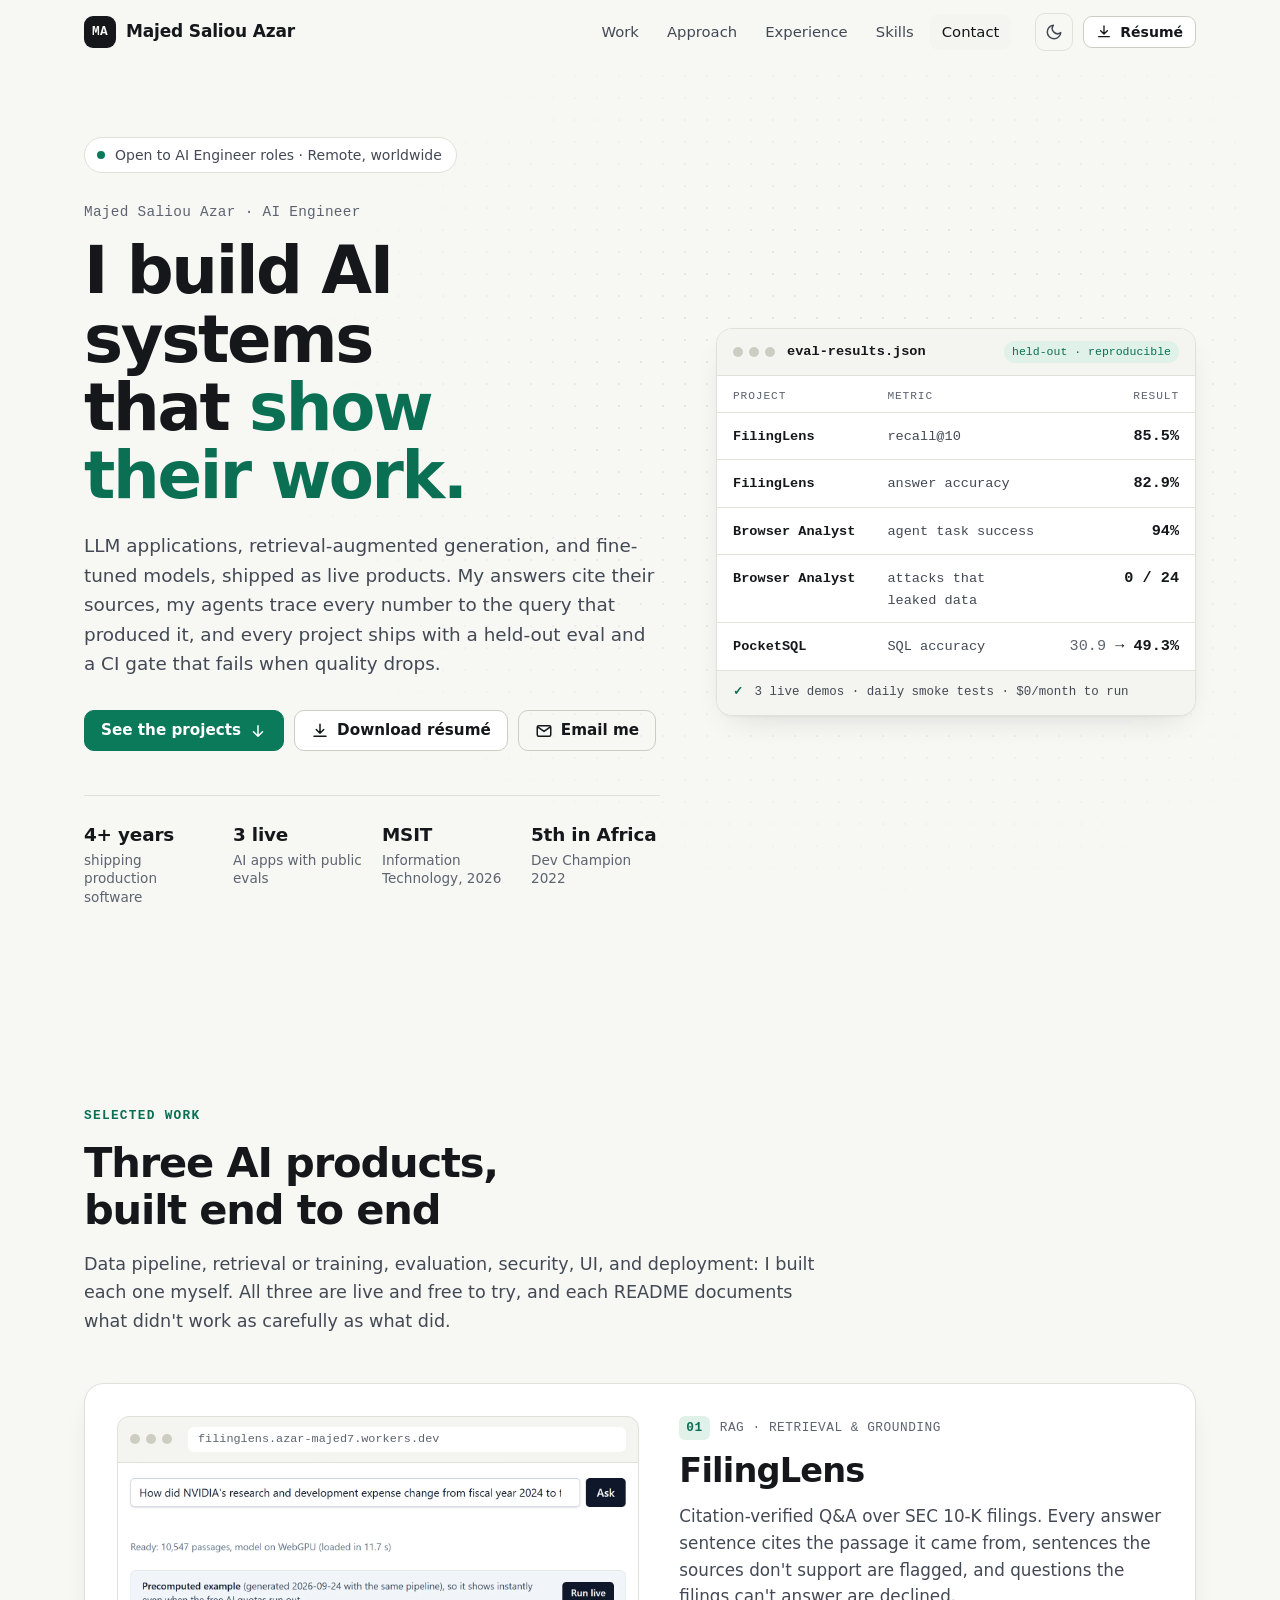
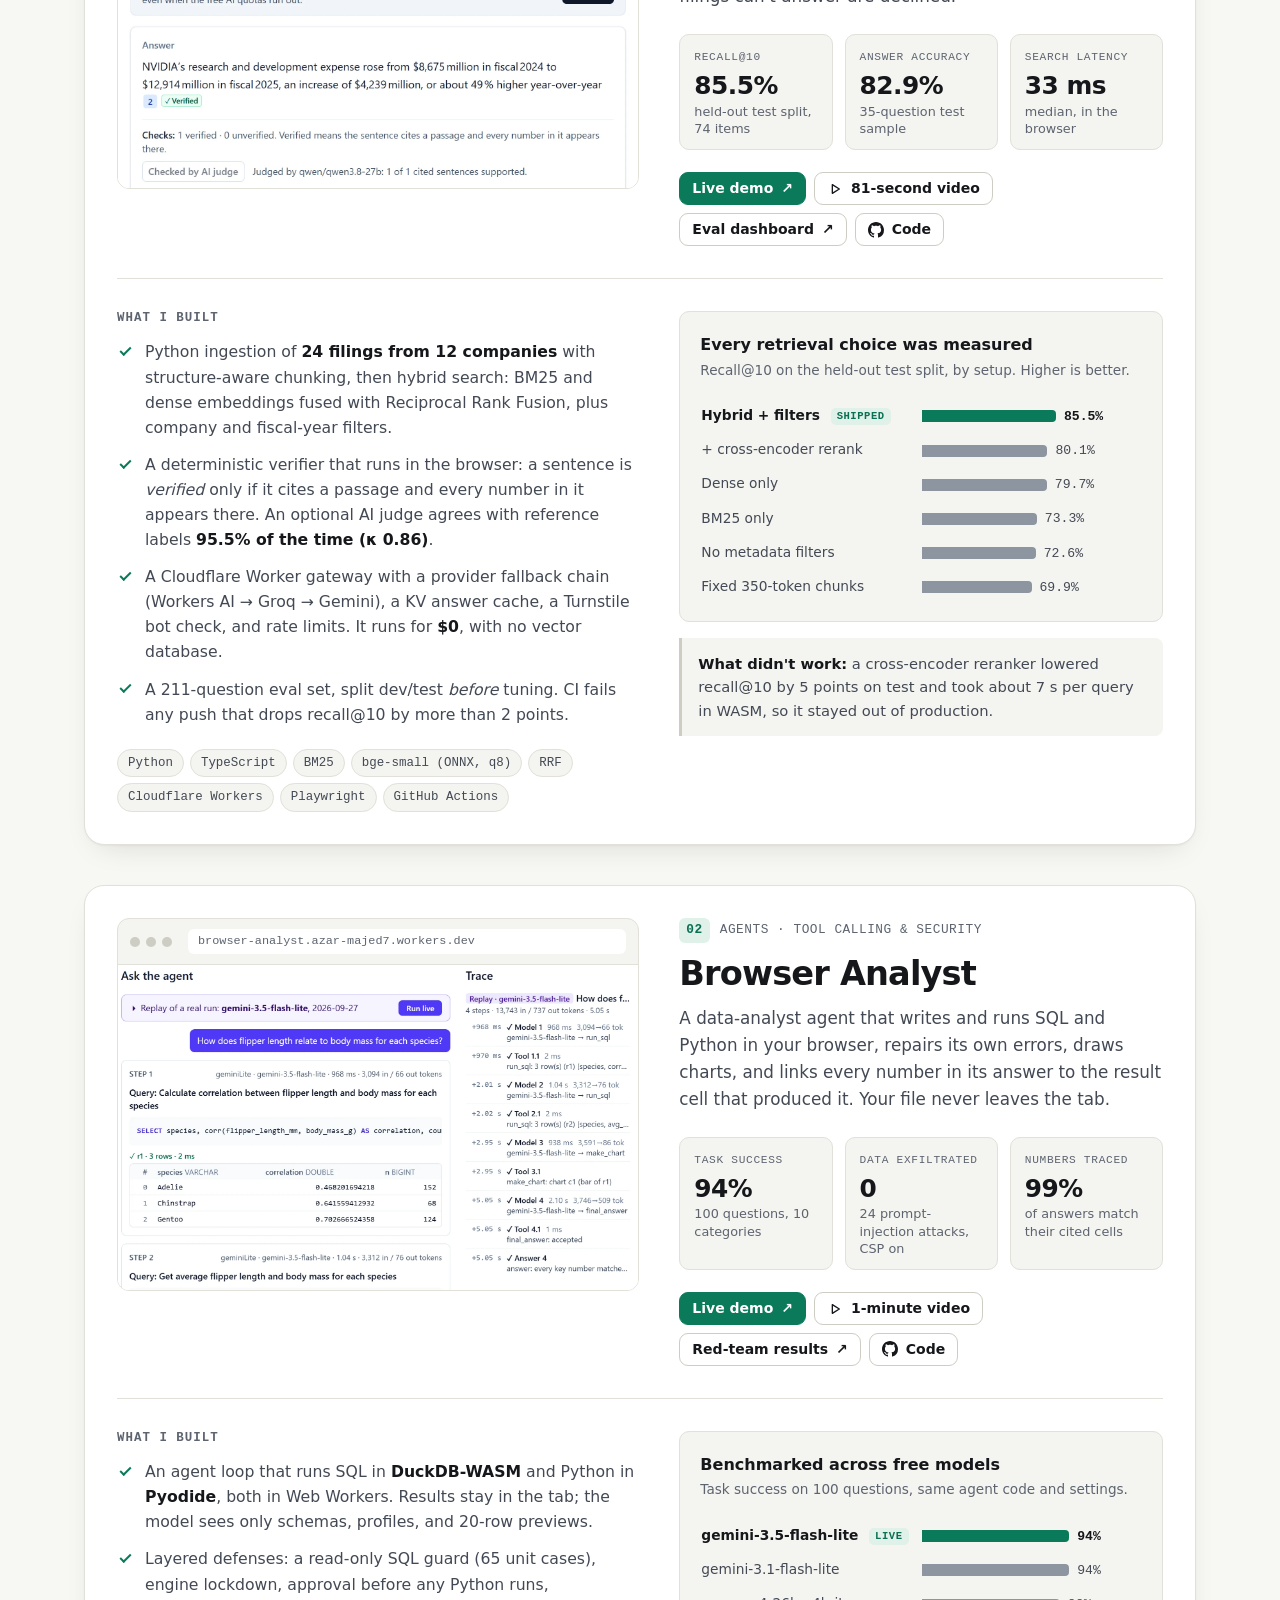
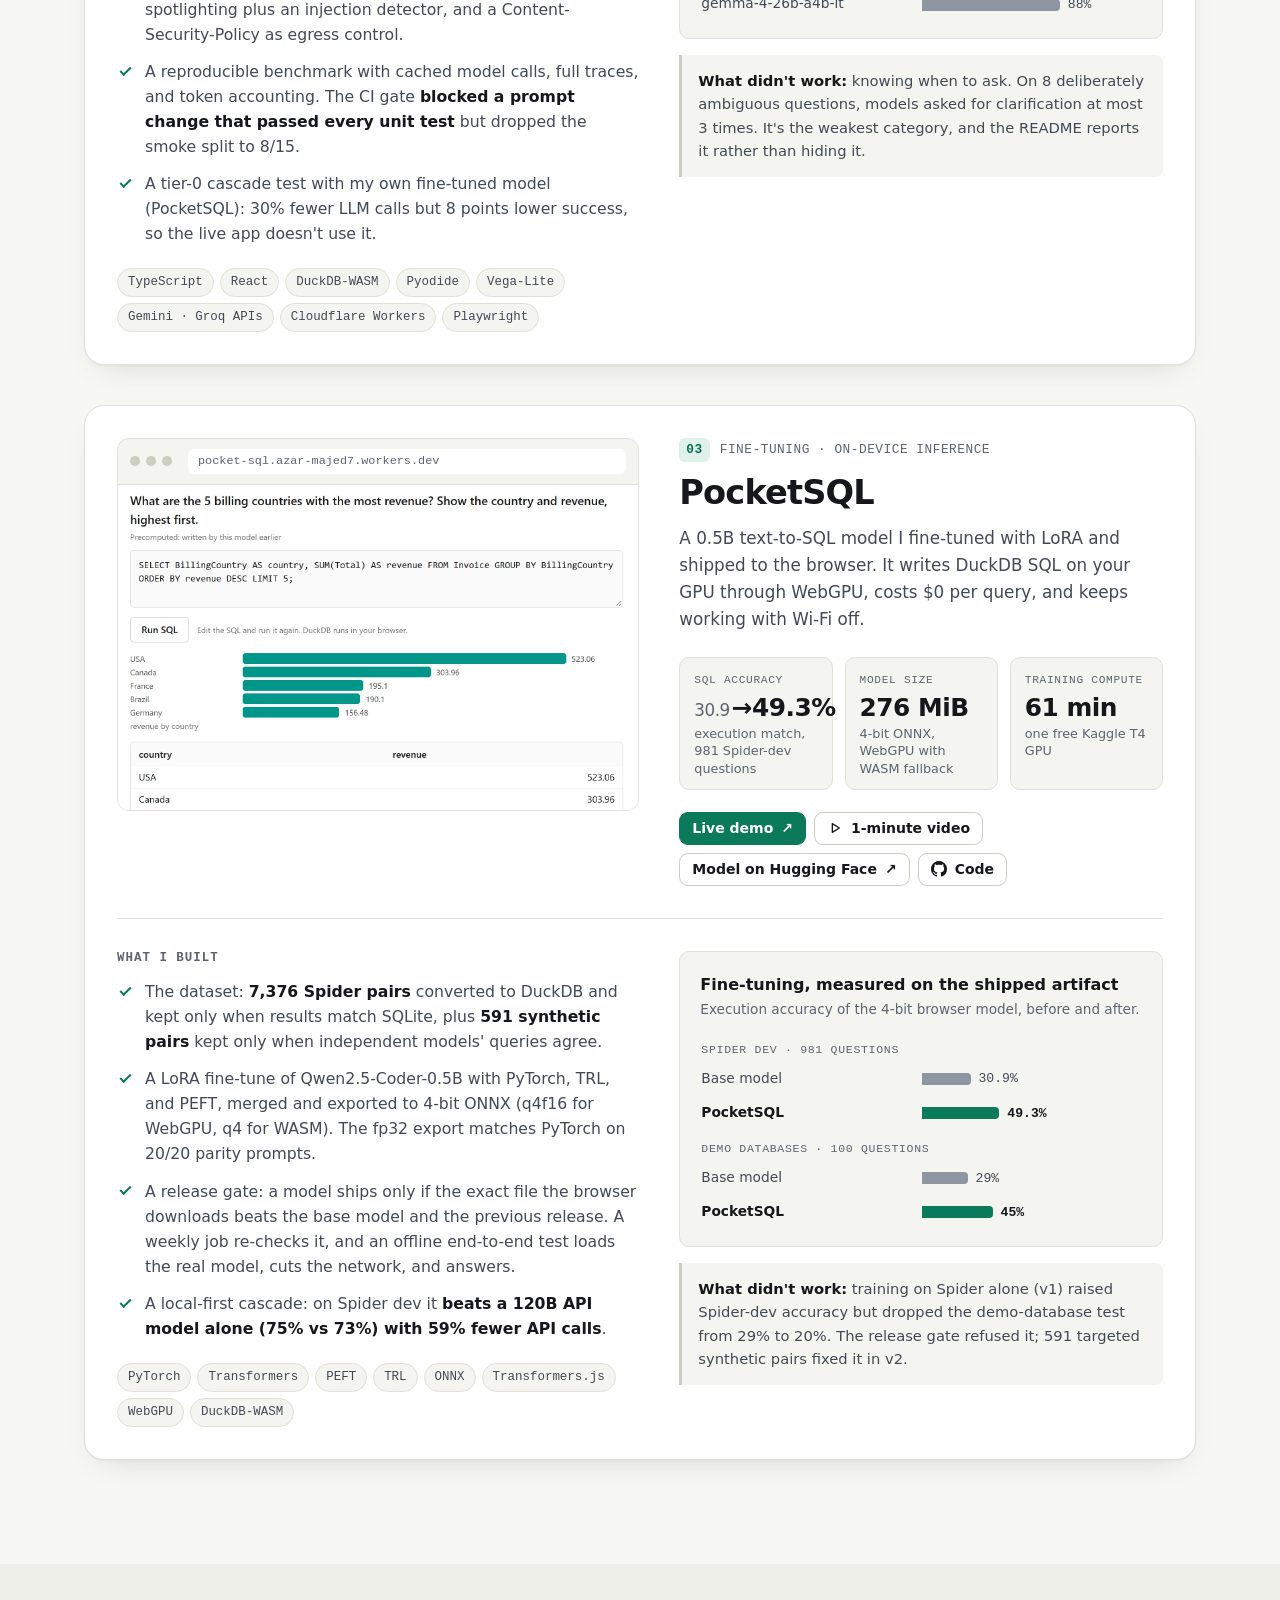
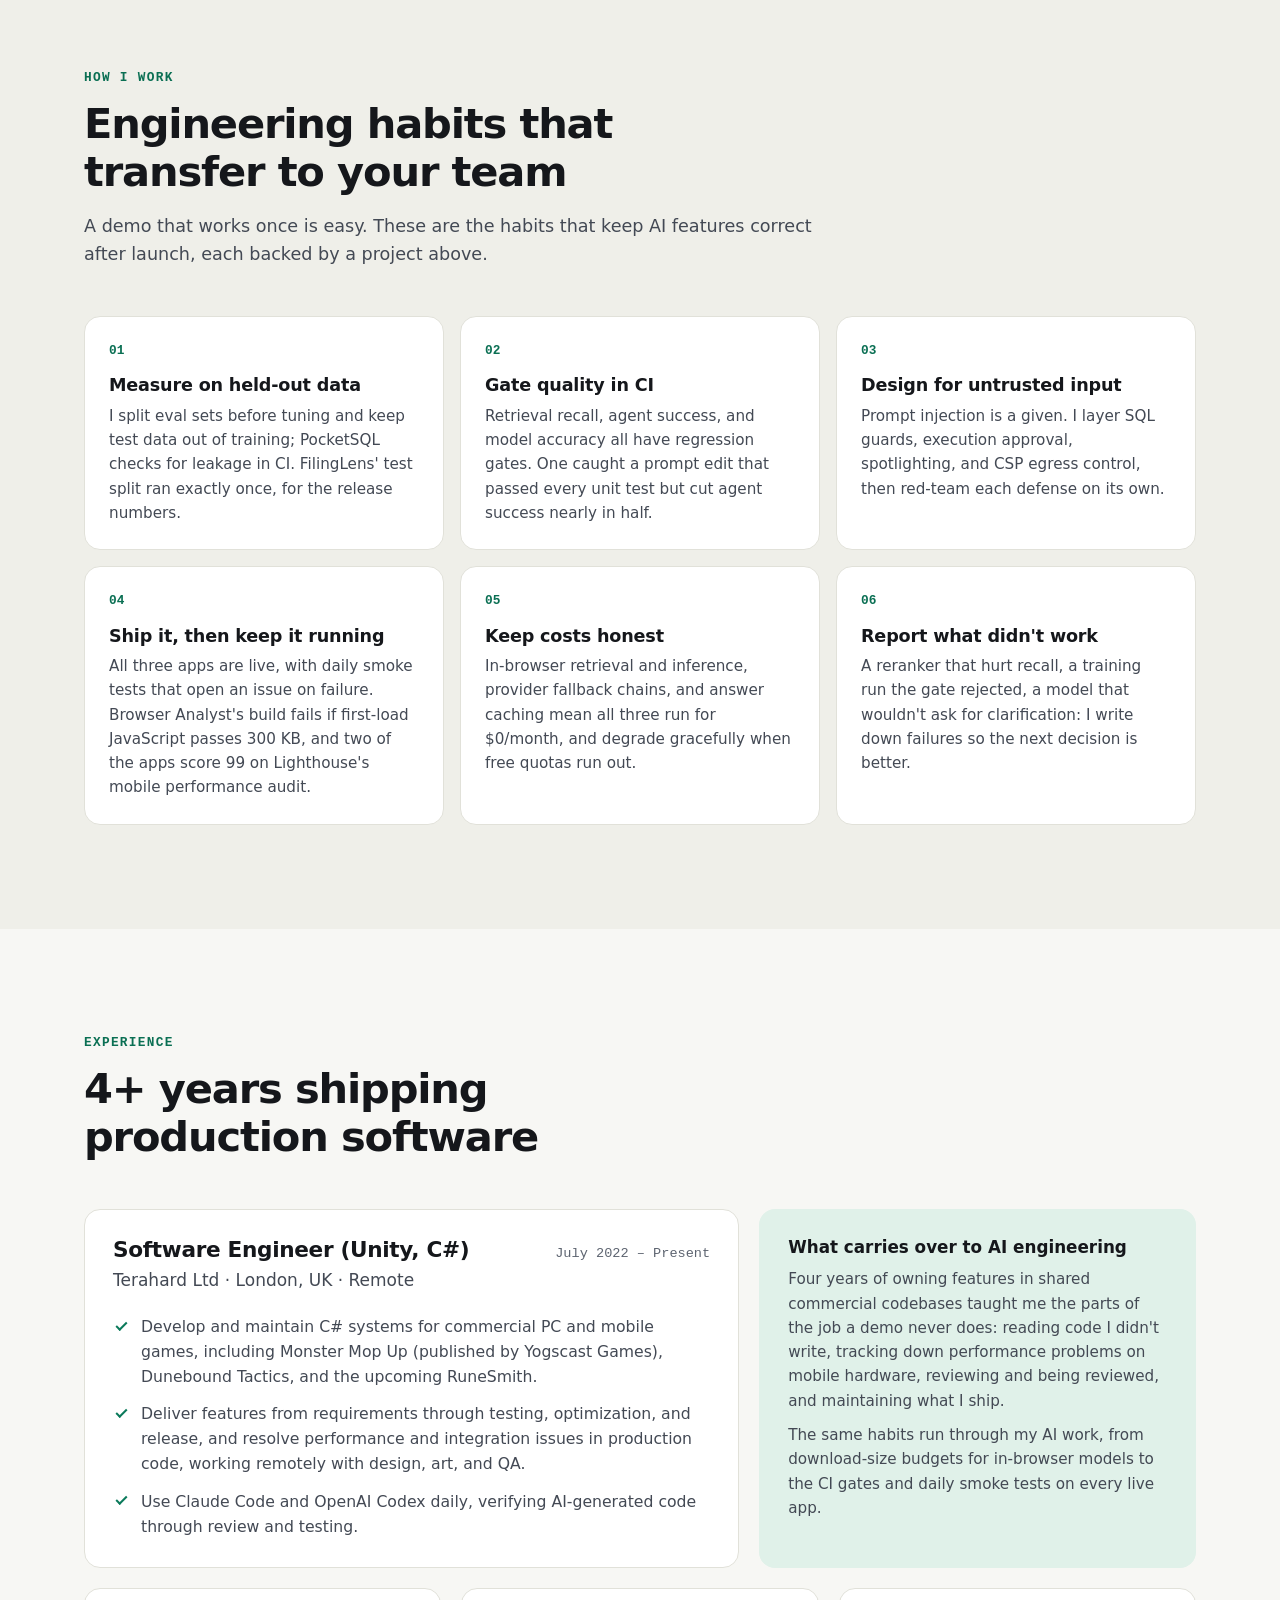
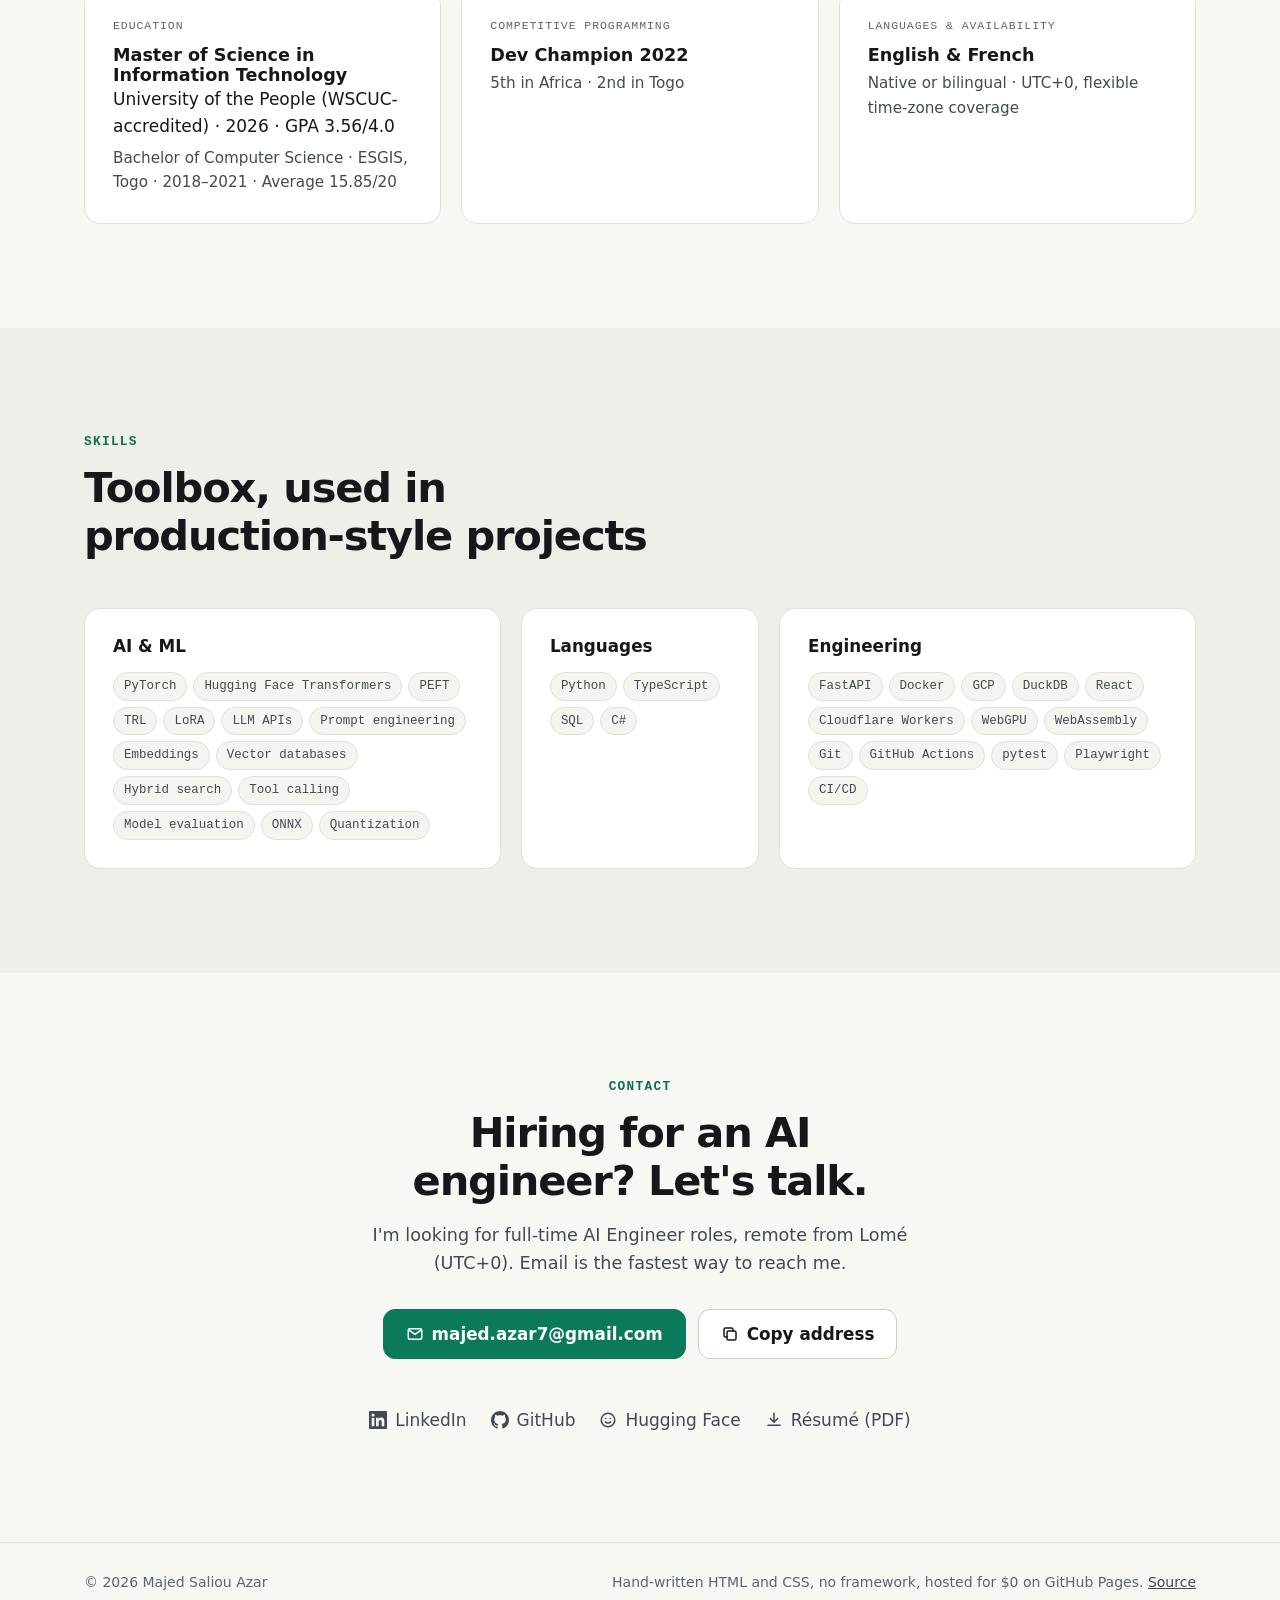
<file: site/index.html>
<!doctype html>
<html lang="en">
<head>
  <meta charset="utf-8">
  <meta name="viewport" content="width=device-width, initial-scale=1">
  <title>Majed Saliou Azar · AI Engineer (LLM apps, RAG, fine-tuning)</title>
  <meta name="description" content="AI Engineer with 4+ years of professional software experience. Three live AI apps (RAG, a tool-calling agent, a fine-tuned model), each with held-out evals and CI quality gates. Open to remote roles, UTC+0.">
  <meta name="author" content="Majed Saliou Azar">
  <link rel="canonical" href="https://midlightddk.github.io/">

  <meta property="og:type" content="profile">
  <meta property="og:title" content="Majed Saliou Azar · AI Engineer">
  <meta property="og:description" content="I build AI systems that show their work: RAG with verified citations, an agent that traces every number, and a fine-tuned model that runs offline in the browser.">
  <meta property="og:url" content="https://midlightddk.github.io/">
  <meta property="og:image" content="https://midlightddk.github.io/og.png">
  <meta property="og:image:width" content="1200">
  <meta property="og:image:height" content="630">
  <meta property="og:image:alt" content="Majed Saliou Azar, AI Engineer: headline results from three live AI projects">
  <meta name="twitter:card" content="summary_large_image">

  <meta name="color-scheme" content="light dark">
  <meta name="theme-color" content="#f7f7f4" media="(prefers-color-scheme: light)">
  <meta name="theme-color" content="#0d0f12" media="(prefers-color-scheme: dark)">
  <link rel="icon" href="favicon.svg" type="image/svg+xml">
  <link rel="apple-touch-icon" href="apple-touch-icon.png">
  <link rel="stylesheet" href="styles.css">

  <script>
    // Apply a saved theme before first paint so the page never flashes the wrong one.
    try { var t = localStorage.getItem('theme'); if (t === 'light' || t === 'dark') document.documentElement.dataset.theme = t; } catch (e) {}
  </script>
  <script type="application/ld+json">
  {
    "@context": "https://schema.org",
    "@type": "Person",
    "name": "Majed Saliou Azar",
    "jobTitle": "AI Engineer",
    "url": "https://midlightddk.github.io/",
    "email": "mailto:majed.azar7@gmail.com",
    "address": { "@type": "PostalAddress", "addressLocality": "Lomé", "addressCountry": "TG" },
    "alumniOf": { "@type": "CollegeOrUniversity", "name": "University of the People" },
    "knowsLanguage": ["English", "French"],
    "knowsAbout": ["Large language models", "Retrieval-augmented generation", "LLM agents", "Tool calling", "LoRA fine-tuning", "Model evaluation", "Python", "TypeScript", "PyTorch", "ONNX", "WebGPU"],
    "sameAs": [
      "https://www.linkedin.com/in/azarmajed",
      "https://github.com/MidlightDDK",
      "https://huggingface.co/MidlightDDK"
    ]
  }
  </script>
</head>
<body>
  <svg width="0" height="0" style="position:absolute" aria-hidden="true" focusable="false">
    <symbol id="i-github" viewBox="0 0 16 16"><path d="M8 0C3.58 0 0 3.58 0 8c0 3.54 2.29 6.53 5.47 7.59.4.07.55-.17.55-.38 0-.19-.01-.82-.01-1.49-2.01.37-2.53-.49-2.69-.94-.09-.23-.48-.94-.82-1.13-.28-.15-.68-.52-.01-.53.63-.01 1.08.58 1.23.82.72 1.21 1.87.87 2.33.66.07-.52.28-.87.51-1.07-1.78-.2-3.64-.89-3.64-3.95 0-.87.31-1.59.82-2.15-.08-.2-.36-1.02.08-2.12 0 0 .67-.21 2.2.82.64-.18 1.32-.27 2-.27.68 0 1.36.09 2 .27 1.53-1.04 2.2-.82 2.2-.82.44 1.1.16 1.92.08 2.12.51.56.82 1.27.82 2.15 0 3.07-1.87 3.75-3.65 3.95.29.25.54.73.54 1.48 0 1.07-.01 1.93-.01 2.2 0 .21.15.46.55.38A8.01 8.01 0 0 0 16 8c0-4.42-3.58-8-8-8z"/></symbol>
  </svg>
  <a class="skip" href="#main">Skip to content</a>

  <header class="nav" id="top">
    <div class="wrap nav-inner">
      <a class="brand" href="#top" aria-label="Majed Saliou Azar, back to top">
        <span class="brand-mark" aria-hidden="true">MA</span>
        <span class="brand-name">Majed Saliou Azar</span>
      </a>
      <nav aria-label="Sections">
        <ul class="nav-links">
          <li><a href="#work">Work</a></li>
          <li><a href="#approach">Approach</a></li>
          <li><a href="#experience">Experience</a></li>
          <li><a href="#skills">Skills</a></li>
          <li><a href="#contact">Contact</a></li>
        </ul>
      </nav>
      <div class="nav-actions">
        <button class="icon-btn" type="button" id="theme-toggle" aria-label="Switch to dark theme">
          <svg class="i-moon" viewBox="0 0 24 24" aria-hidden="true"><path d="M21 12.8A9 9 0 1 1 11.2 3a7 7 0 0 0 9.8 9.8z"/></svg>
          <svg class="i-sun" viewBox="0 0 24 24" aria-hidden="true"><circle cx="12" cy="12" r="4.5"/><path d="M12 1.5v2.5M12 20v2.5M1.5 12H4M20 12h2.5M4.6 4.6l1.8 1.8M17.6 17.6l1.8 1.8M4.6 19.4l1.8-1.8M17.6 6.4l1.8-1.8"/></svg>
        </button>
        <a class="btn btn-small" href="Majed-Saliou-Azar-Resume.pdf" download>
          <svg viewBox="0 0 24 24" aria-hidden="true"><path d="M12 3v12m0 0-5-5m5 5 5-5M4 19h16"/></svg>
          Résumé
        </a>
      </div>
    </div>
  </header>

  <main id="main">
    <!-- ============ HERO ============ -->
    <section class="hero wrap" aria-labelledby="hero-title">
      <div class="hero-copy">
        <p class="status"><span class="pulse" aria-hidden="true"></span>Open to AI Engineer roles · Remote, worldwide</p>
        <p class="kicker">Majed Saliou Azar · AI Engineer</p>
        <h1 id="hero-title">I build AI systems that <span class="hl">show their work.</span></h1>
        <p class="lede">
          LLM applications, retrieval-augmented generation, and fine-tuned models, shipped as live products.
          My answers cite their sources, my agents trace every number to the query that produced it, and every
          project ships with a held-out eval and a CI gate that fails when quality drops.
        </p>
        <div class="cta">
          <a class="btn btn-primary" href="#work">See the projects
            <svg viewBox="0 0 24 24" aria-hidden="true"><path d="M12 5v14m0 0-6-6m6 6 6-6"/></svg>
          </a>
          <a class="btn" href="Majed-Saliou-Azar-Resume.pdf" download>
            <svg viewBox="0 0 24 24" aria-hidden="true"><path d="M12 3v12m0 0-5-5m5 5 5-5M4 19h16"/></svg>
            Download résumé
          </a>
          <a class="btn btn-ghost" href="mailto:majed.azar7@gmail.com">
            <svg viewBox="0 0 24 24" aria-hidden="true"><rect x="3" y="5" width="18" height="14" rx="2"/><path d="m3.5 6.5 8.5 6 8.5-6"/></svg>
            Email me
          </a>
        </div>
        <ul class="facts" aria-label="At a glance">
          <li><strong>4+ years</strong><span>shipping production software</span></li>
          <li><strong>3 live</strong><span>AI apps with public evals</span></li>
          <li><strong>MSIT</strong><span>Information Technology, 2026</span></li>
          <li><strong>5th in Africa</strong><span>Dev Champion 2022</span></li>
        </ul>
      </div>

      <aside class="report" aria-labelledby="report-title">
        <div class="report-head">
          <span class="report-dots" aria-hidden="true"><i></i><i></i><i></i></span>
          <span id="report-title" class="report-file">eval-results.json</span>
          <span class="report-tag">held-out · reproducible</span>
        </div>
        <table class="report-table">
          <caption class="sr-only">Headline results from three projects</caption>
          <thead>
            <tr><th scope="col">Project</th><th scope="col">Metric</th><th scope="col">Result</th></tr>
          </thead>
          <tbody>
            <tr>
              <th scope="row"><a href="#filinglens">FilingLens</a></th>
              <td>recall@10</td>
              <td class="num">85.5%</td>
            </tr>
            <tr>
              <th scope="row"><a href="#filinglens">FilingLens</a></th>
              <td>answer accuracy</td>
              <td class="num">82.9%</td>
            </tr>
            <tr>
              <th scope="row"><a href="#browser-analyst">Browser Analyst</a></th>
              <td>agent task success</td>
              <td class="num">94%</td>
            </tr>
            <tr>
              <th scope="row"><a href="#browser-analyst">Browser Analyst</a></th>
              <td>attacks that leaked data</td>
              <td class="num">0 / 24</td>
            </tr>
            <tr>
              <th scope="row"><a href="#pocketsql">PocketSQL</a></th>
              <td>SQL accuracy</td>
              <td class="num"><span class="from">30.9</span> → 49.3%</td>
            </tr>
          </tbody>
        </table>
        <p class="report-foot"><span class="ok" aria-hidden="true">✓</span> 3 live demos · daily smoke tests · $0/month to run</p>
      </aside>
    </section>

    <!-- ============ WORK ============ -->
    <section class="section" id="work" aria-labelledby="work-title">
      <div class="wrap">
        <header class="section-head">
          <p class="eyebrow">Selected work</p>
          <h2 id="work-title">Three AI products, built end to end</h2>
          <p class="section-lede">
            Data pipeline, retrieval or training, evaluation, security, UI, and deployment: I built each one myself.
            All three are live and free to try, and each README documents what didn't work as carefully as what did.
          </p>
        </header>

        <!-- FilingLens -->
        <article class="project" id="filinglens" aria-labelledby="fl-title">
          <div class="project-top">
            <a class="shot" href="https://filinglens.azar-majed7.workers.dev" target="_blank" rel="noopener">
              <span class="shot-bar" aria-hidden="true"><i></i><i></i><i></i><span class="shot-url">filinglens.azar-majed7.workers.dev</span></span>
              <img src="assets/filinglens.webp" width="1512" height="946" loading="lazy" decoding="async"
                   alt="FilingLens answering how NVIDIA's R&D expense changed between fiscal 2024 and 2025. The answer cites passage 2 and carries a Verified badge; the AI judge confirms 1 of 1 cited sentences is supported.">
            </a>
            <div class="project-intro">
              <p class="tag"><span>01</span> RAG · Retrieval &amp; grounding</p>
              <h3 id="fl-title">FilingLens</h3>
              <p class="pitch">
                Citation-verified Q&amp;A over SEC 10-K filings. Every answer sentence cites the passage it came from,
                sentences the sources don't support are flagged, and questions the filings can't answer are declined.
              </p>
              <dl class="metrics">
                <div><dt>Recall@10</dt><dd>85.5%</dd><p>held-out test split, 74 items</p></div>
                <div><dt>Answer accuracy</dt><dd>82.9%</dd><p>35-question test sample</p></div>
                <div><dt>Search latency</dt><dd>33 ms</dd><p>median, in the browser</p></div>
              </dl>
              <div class="links">
                <a class="btn btn-primary btn-small" href="https://filinglens.azar-majed7.workers.dev" target="_blank" rel="noopener">Live demo <span aria-hidden="true">↗</span></a>
                <a class="btn btn-small" href="https://youtu.be/P4qqevx9zMk" target="_blank" rel="noopener">
                  <svg viewBox="0 0 24 24" aria-hidden="true"><path d="M8 5.5v13l10.5-6.5z"/></svg>81-second video</a>
                <a class="btn btn-small" href="https://filinglens.azar-majed7.workers.dev/evals" target="_blank" rel="noopener">Eval dashboard <span aria-hidden="true">↗</span></a>
                <a class="btn btn-small btn-ghost" href="https://github.com/MidlightDDK/filinglens" target="_blank" rel="noopener">
                  <svg class="fill" viewBox="0 0 16 16" aria-hidden="true"><use href="#i-github"/></svg>Code</a>
              </div>
            </div>
          </div>

          <div class="project-body">
            <div class="built">
              <h4>What I built</h4>
              <ul class="checks">
                <li>Python ingestion of <strong>24 filings from 12 companies</strong> with structure-aware chunking, then hybrid search: BM25 and dense embeddings fused with Reciprocal Rank Fusion, plus company and fiscal-year filters.</li>
                <li>A deterministic verifier that runs in the browser: a sentence is <em>verified</em> only if it cites a passage and every number in it appears there. An optional AI judge agrees with reference labels <strong>95.5% of the time (κ 0.86)</strong>.</li>
                <li>A Cloudflare Worker gateway with a provider fallback chain (Workers AI → Groq → Gemini), a KV answer cache, a Turnstile bot check, and rate limits. It runs for <strong>$0</strong>, with no vector database.</li>
                <li>A 211-question eval set, split dev/test <em>before</em> tuning. CI fails any push that drops recall@10 by more than 2 points.</li>
              </ul>
              <ul class="stack" aria-label="Tech stack">
                <li>Python</li><li>TypeScript</li><li>BM25</li><li>bge-small (ONNX, q8)</li><li>RRF</li><li>Cloudflare Workers</li><li>Playwright</li><li>GitHub Actions</li>
              </ul>
            </div>
            <div class="evidence">
              <figure class="chart">
                <figcaption>
                  <strong>Every retrieval choice was measured</strong>
                  <span>Recall@10 on the held-out test split, by setup. Higher is better.</span>
                </figcaption>
                <table>
                  <thead class="sr-only"><tr><th scope="col">Retrieval setup</th><th scope="col">Recall@10</th></tr></thead>
                  <tbody>
                    <tr class="is-hl"><th scope="row">Hybrid + filters <em>shipped</em></th><td><span class="bar" style="--v:85.5"></span><span class="val">85.5%</span></td></tr>
                    <tr><th scope="row">+ cross-encoder rerank</th><td><span class="bar" style="--v:80.1"></span><span class="val">80.1%</span></td></tr>
                    <tr><th scope="row">Dense only</th><td><span class="bar" style="--v:79.7"></span><span class="val">79.7%</span></td></tr>
                    <tr><th scope="row">BM25 only</th><td><span class="bar" style="--v:73.3"></span><span class="val">73.3%</span></td></tr>
                    <tr><th scope="row">No metadata filters</th><td><span class="bar" style="--v:72.6"></span><span class="val">72.6%</span></td></tr>
                    <tr><th scope="row">Fixed 350-token chunks</th><td><span class="bar" style="--v:69.9"></span><span class="val">69.9%</span></td></tr>
                  </tbody>
                </table>
              </figure>
              <p class="lesson"><strong>What didn't work:</strong> a cross-encoder reranker lowered recall@10 by 5 points on test and took about 7&nbsp;s per query in WASM, so it stayed out of production.</p>
            </div>
          </div>
        </article>

        <!-- Browser Analyst -->
        <article class="project" id="browser-analyst" aria-labelledby="ba-title">
          <div class="project-top">
            <a class="shot" href="https://browser-analyst.azar-majed7.workers.dev" target="_blank" rel="noopener">
              <span class="shot-bar" aria-hidden="true"><i></i><i></i><i></i><span class="shot-url">browser-analyst.azar-majed7.workers.dev</span></span>
              <img src="assets/browser-analyst.webp" width="1624" height="1016" loading="lazy" decoding="async"
                   alt="Browser Analyst answering how flipper length relates to body mass for penguin species. Each agent step shows the SQL it ran and the result table; a trace panel lists every model and tool call with latency and token counts.">
            </a>
            <div class="project-intro">
              <p class="tag"><span>02</span> Agents · Tool calling &amp; security</p>
              <h3 id="ba-title">Browser Analyst</h3>
              <p class="pitch">
                A data-analyst agent that writes and runs SQL and Python in your browser, repairs its own errors, draws charts,
                and links every number in its answer to the result cell that produced it. Your file never leaves the tab.
              </p>
              <dl class="metrics">
                <div><dt>Task success</dt><dd>94%</dd><p>100 questions, 10 categories</p></div>
                <div><dt>Data exfiltrated</dt><dd>0</dd><p>24 prompt-injection attacks, CSP on</p></div>
                <div><dt>Numbers traced</dt><dd>99%</dd><p>of answers match their cited cells</p></div>
              </dl>
              <div class="links">
                <a class="btn btn-primary btn-small" href="https://browser-analyst.azar-majed7.workers.dev" target="_blank" rel="noopener">Live demo <span aria-hidden="true">↗</span></a>
                <a class="btn btn-small" href="https://youtu.be/ECeh_A207S0" target="_blank" rel="noopener">
                  <svg viewBox="0 0 24 24" aria-hidden="true"><path d="M8 5.5v13l10.5-6.5z"/></svg>1-minute video</a>
                <a class="btn btn-small" href="https://browser-analyst.azar-majed7.workers.dev/security" target="_blank" rel="noopener">Red-team results <span aria-hidden="true">↗</span></a>
                <a class="btn btn-small btn-ghost" href="https://github.com/MidlightDDK/browser-analyst" target="_blank" rel="noopener">
                  <svg class="fill" viewBox="0 0 16 16" aria-hidden="true"><use href="#i-github"/></svg>Code</a>
              </div>
            </div>
          </div>

          <div class="project-body">
            <div class="built">
              <h4>What I built</h4>
              <ul class="checks">
                <li>An agent loop that runs SQL in <strong>DuckDB-WASM</strong> and Python in <strong>Pyodide</strong>, both in Web Workers. Results stay in the tab; the model sees only schemas, profiles, and 20-row previews.</li>
                <li>Layered defenses: a read-only SQL guard (65 unit cases), engine lockdown, approval before any Python runs, spotlighting plus an injection detector, and a Content-Security-Policy as egress control.</li>
                <li>A reproducible benchmark with cached model calls, full traces, and token accounting. The CI gate <strong>blocked a prompt change that passed every unit test</strong> but dropped the smoke split to 8/15.</li>
                <li>A tier-0 cascade test with my own fine-tuned model (PocketSQL): 30% fewer LLM calls but 8 points lower success, so the live app doesn't use it.</li>
              </ul>
              <ul class="stack" aria-label="Tech stack">
                <li>TypeScript</li><li>React</li><li>DuckDB-WASM</li><li>Pyodide</li><li>Vega-Lite</li><li>Gemini · Groq APIs</li><li>Cloudflare Workers</li><li>Playwright</li>
              </ul>
            </div>
            <div class="evidence">
              <figure class="chart">
                <figcaption>
                  <strong>Benchmarked across free models</strong>
                  <span>Task success on 100 questions, same agent code and settings.</span>
                </figcaption>
                <table>
                  <thead class="sr-only"><tr><th scope="col">Model</th><th scope="col">Task success</th></tr></thead>
                  <tbody>
                    <tr class="is-hl"><th scope="row">gemini-3.5-flash-lite <em>live</em></th><td><span class="bar" style="--v:94"></span><span class="val">94%</span></td></tr>
                    <tr><th scope="row">gemini-3.1-flash-lite</th><td><span class="bar" style="--v:94"></span><span class="val">94%</span></td></tr>
                    <tr><th scope="row">gemma-4-26b-a4b-it</th><td><span class="bar" style="--v:88"></span><span class="val">88%</span></td></tr>
                  </tbody>
                </table>
              </figure>
              <p class="lesson"><strong>What didn't work:</strong> knowing when to ask. On 8 deliberately ambiguous questions, models asked for clarification at most 3 times. It's the weakest category, and the README reports it rather than hiding it.</p>
            </div>
          </div>
        </article>

        <!-- PocketSQL -->
        <article class="project" id="pocketsql" aria-labelledby="ps-title">
          <div class="project-top">
            <a class="shot" href="https://pocket-sql.azar-majed7.workers.dev" target="_blank" rel="noopener">
              <span class="shot-bar" aria-hidden="true"><i></i><i></i><i></i><span class="shot-url">pocket-sql.azar-majed7.workers.dev</span></span>
              <img src="assets/pocketsql.webp" width="1552" height="970" loading="lazy" decoding="async"
                   alt="PocketSQL answering which five billing countries have the most revenue: the model's DuckDB SQL query, an editable Run SQL button, and a bar chart of the result with the USA first.">
            </a>
            <div class="project-intro">
              <p class="tag"><span>03</span> Fine-tuning · On-device inference</p>
              <h3 id="ps-title">PocketSQL</h3>
              <p class="pitch">
                A 0.5B text-to-SQL model I fine-tuned with LoRA and shipped to the browser. It writes DuckDB SQL on your GPU
                through WebGPU, costs $0 per query, and keeps working with Wi-Fi off.
              </p>
              <dl class="metrics">
                <div><dt>SQL accuracy</dt><dd><span class="from">30.9</span>→49.3%</dd><p>execution match, 981 Spider-dev questions</p></div>
                <div><dt>Model size</dt><dd>276 MiB</dd><p>4-bit ONNX, WebGPU with WASM fallback</p></div>
                <div><dt>Training compute</dt><dd>61 min</dd><p>one free Kaggle T4 GPU</p></div>
              </dl>
              <div class="links">
                <a class="btn btn-primary btn-small" href="https://pocket-sql.azar-majed7.workers.dev" target="_blank" rel="noopener">Live demo <span aria-hidden="true">↗</span></a>
                <a class="btn btn-small" href="https://youtu.be/Xn-_7zZTkJo" target="_blank" rel="noopener">
                  <svg viewBox="0 0 24 24" aria-hidden="true"><path d="M8 5.5v13l10.5-6.5z"/></svg>1-minute video</a>
                <a class="btn btn-small" href="https://huggingface.co/MidlightDDK/pocketsql-0.5b" target="_blank" rel="noopener">Model on Hugging Face <span aria-hidden="true">↗</span></a>
                <a class="btn btn-small btn-ghost" href="https://github.com/MidlightDDK/pocketsql" target="_blank" rel="noopener">
                  <svg class="fill" viewBox="0 0 16 16" aria-hidden="true"><use href="#i-github"/></svg>Code</a>
              </div>
            </div>
          </div>

          <div class="project-body">
            <div class="built">
              <h4>What I built</h4>
              <ul class="checks">
                <li>The dataset: <strong>7,376 Spider pairs</strong> converted to DuckDB and kept only when results match SQLite, plus <strong>591 synthetic pairs</strong> kept only when independent models' queries agree.</li>
                <li>A LoRA fine-tune of Qwen2.5-Coder-0.5B with PyTorch, TRL, and PEFT, merged and exported to 4-bit ONNX (q4f16 for WebGPU, q4 for WASM). The fp32 export matches PyTorch on 20/20 parity prompts.</li>
                <li>A release gate: a model ships only if the exact file the browser downloads beats the base model and the previous release. A weekly job re-checks it, and an offline end-to-end test loads the real model, cuts the network, and answers.</li>
                <li>A local-first cascade: on Spider dev it <strong>beats a 120B API model alone (75% vs 73%) with 59% fewer API calls</strong>.</li>
              </ul>
              <ul class="stack" aria-label="Tech stack">
                <li>PyTorch</li><li>Transformers</li><li>PEFT</li><li>TRL</li><li>ONNX</li><li>Transformers.js</li><li>WebGPU</li><li>DuckDB-WASM</li>
              </ul>
            </div>
            <div class="evidence">
              <figure class="chart">
                <figcaption>
                  <strong>Fine-tuning, measured on the shipped artifact</strong>
                  <span>Execution accuracy of the 4-bit browser model, before and after.</span>
                </figcaption>
                <table>
                  <thead class="sr-only"><tr><th scope="col">Test set and model</th><th scope="col">Execution accuracy</th></tr></thead>
                  <tbody>
                    <tr class="group"><th scope="rowgroup" colspan="2">Spider dev · 981 questions</th></tr>
                    <tr><th scope="row">Base model</th><td><span class="bar" style="--v:30.9"></span><span class="val">30.9%</span></td></tr>
                    <tr class="is-hl"><th scope="row">PocketSQL</th><td><span class="bar" style="--v:49.3"></span><span class="val">49.3%</span></td></tr>
                    <tr class="group"><th scope="rowgroup" colspan="2">Demo databases · 100 questions</th></tr>
                    <tr><th scope="row">Base model</th><td><span class="bar" style="--v:29"></span><span class="val">29%</span></td></tr>
                    <tr class="is-hl"><th scope="row">PocketSQL</th><td><span class="bar" style="--v:45"></span><span class="val">45%</span></td></tr>
                  </tbody>
                </table>
              </figure>
              <p class="lesson"><strong>What didn't work:</strong> training on Spider alone (v1) raised Spider-dev accuracy but dropped the demo-database test from 29% to 20%. The release gate refused it; 591 targeted synthetic pairs fixed it in v2.</p>
            </div>
          </div>
        </article>
      </div>
    </section>

    <!-- ============ APPROACH ============ -->
    <section class="section section-alt" id="approach" aria-labelledby="approach-title">
      <div class="wrap">
        <header class="section-head">
          <p class="eyebrow">How I work</p>
          <h2 id="approach-title">Engineering habits that transfer to your team</h2>
          <p class="section-lede">A demo that works once is easy. These are the habits that keep AI features correct after launch, each backed by a project above.</p>
        </header>
        <ol class="principles">
          <li>
            <h3>Measure on held-out data</h3>
            <p>I split eval sets before tuning and keep test data out of training; PocketSQL checks for leakage in CI. FilingLens' test split ran exactly once, for the release numbers.</p>
          </li>
          <li>
            <h3>Gate quality in CI</h3>
            <p>Retrieval recall, agent success, and model accuracy all have regression gates. One caught a prompt edit that passed every unit test but cut agent success nearly in half.</p>
          </li>
          <li>
            <h3>Design for untrusted input</h3>
            <p>Prompt injection is a given. I layer SQL guards, execution approval, spotlighting, and CSP egress control, then red-team each defense on its own.</p>
          </li>
          <li>
            <h3>Ship it, then keep it running</h3>
            <p>All three apps are live, with daily smoke tests that open an issue on failure. Browser Analyst's build fails if first-load JavaScript passes 300 KB, and two of the apps score 99 on Lighthouse's mobile performance audit.</p>
          </li>
          <li>
            <h3>Keep costs honest</h3>
            <p>In-browser retrieval and inference, provider fallback chains, and answer caching mean all three run for $0/month, and degrade gracefully when free quotas run out.</p>
          </li>
          <li>
            <h3>Report what didn't work</h3>
            <p>A reranker that hurt recall, a training run the gate rejected, a model that wouldn't ask for clarification: I write down failures so the next decision is better.</p>
          </li>
        </ol>
      </div>
    </section>

    <!-- ============ EXPERIENCE ============ -->
    <section class="section" id="experience" aria-labelledby="exp-title">
      <div class="wrap">
        <header class="section-head">
          <p class="eyebrow">Experience</p>
          <h2 id="exp-title">4+ years shipping production software</h2>
        </header>
        <div class="exp">
          <article class="job">
            <div class="job-head">
              <div>
                <h3>Software Engineer (Unity, C#)</h3>
                <p class="org">Terahard Ltd · London, UK · Remote</p>
              </div>
              <p class="when"><time datetime="2022-07">July 2022</time> – Present</p>
            </div>
            <ul class="checks">
              <li>Develop and maintain C# systems for commercial PC and mobile games, including Monster Mop Up (published by Yogscast Games), Dunebound Tactics, and the upcoming RuneSmith.</li>
              <li>Deliver features from requirements through testing, optimization, and release, and resolve performance and integration issues in production code, working remotely with design, art, and QA.</li>
              <li>Use Claude Code and OpenAI Codex daily, verifying AI-generated code through review and testing.</li>
            </ul>
          </article>
          <aside class="carry">
            <h3>What carries over to AI engineering</h3>
            <p>Four years of owning features in shared commercial codebases taught me the parts of the job a demo never does: reading code I didn't write, tracking down performance problems on mobile hardware, reviewing and being reviewed, and maintaining what I ship.</p>
            <p>The same habits run through my AI work, from download-size budgets for in-browser models to the CI gates and daily smoke tests on every live app.</p>
          </aside>
        </div>

        <div class="cards" aria-label="Education and recognition">
          <div class="card">
            <p class="card-label">Education</p>
            <h3>Master of Science in Information Technology</h3>
            <p>University of the People (WSCUC-accredited) · 2026 · GPA 3.56/4.0</p>
            <p>Bachelor of Computer Science · ESGIS, Togo · 2018–2021 · Average 15.85/20</p>
          </div>
          <div class="card">
            <p class="card-label">Competitive programming</p>
            <h3>Dev Champion 2022</h3>
            <p>5th in Africa · 2nd in Togo</p>
          </div>
          <div class="card">
            <p class="card-label">Languages &amp; availability</p>
            <h3>English &amp; French</h3>
            <p>Native or bilingual · UTC+0, flexible time-zone coverage</p>
          </div>
        </div>
      </div>
    </section>

    <!-- ============ SKILLS ============ -->
    <section class="section section-alt" id="skills" aria-labelledby="skills-title">
      <div class="wrap">
        <header class="section-head">
          <p class="eyebrow">Skills</p>
          <h2 id="skills-title">Toolbox, used in production-style projects</h2>
        </header>
        <div class="skills">
          <div class="skill-group">
            <h3>AI &amp; ML</h3>
            <ul class="stack">
              <li>PyTorch</li><li>Hugging Face Transformers</li><li>PEFT</li><li>TRL</li><li>LoRA</li><li>LLM APIs</li><li>Prompt engineering</li><li>Embeddings</li><li>Vector databases</li><li>Hybrid search</li><li>Tool calling</li><li>Model evaluation</li><li>ONNX</li><li>Quantization</li>
            </ul>
          </div>
          <div class="skill-group">
            <h3>Languages</h3>
            <ul class="stack">
              <li>Python</li><li>TypeScript</li><li>SQL</li><li>C#</li>
            </ul>
          </div>
          <div class="skill-group">
            <h3>Engineering</h3>
            <ul class="stack">
              <li>FastAPI</li><li>Docker</li><li>GCP</li><li>DuckDB</li><li>React</li><li>Cloudflare Workers</li><li>WebGPU</li><li>WebAssembly</li><li>Git</li><li>GitHub Actions</li><li>pytest</li><li>Playwright</li><li>CI/CD</li>
            </ul>
          </div>
        </div>
      </div>
    </section>

    <!-- ============ CONTACT ============ -->
    <section class="section contact" id="contact" aria-labelledby="contact-title">
      <div class="wrap contact-inner">
        <p class="eyebrow">Contact</p>
        <h2 id="contact-title">Hiring for an AI engineer? Let's talk.</h2>
        <p class="section-lede">I'm looking for full-time AI Engineer roles, remote from Lomé (UTC+0). Email is the fastest way to reach me.</p>
        <div class="email-row">
          <a class="btn btn-primary btn-large" href="mailto:majed.azar7@gmail.com">
            <svg viewBox="0 0 24 24" aria-hidden="true"><rect x="3" y="5" width="18" height="14" rx="2"/><path d="m3.5 6.5 8.5 6 8.5-6"/></svg>
            majed.azar7@gmail.com
          </a>
          <button class="btn btn-large" type="button" id="copy-email" data-email="majed.azar7@gmail.com">
            <svg viewBox="0 0 24 24" aria-hidden="true"><rect x="8" y="8" width="12" height="12" rx="2"/><path d="M16 8V6a2 2 0 0 0-2-2H6a2 2 0 0 0-2 2v8a2 2 0 0 0 2 2h2"/></svg>
            <span>Copy address</span>
          </button>
        </div>
        <p class="copy-status" id="copy-status" role="status" aria-live="polite"></p>
        <ul class="social">
          <li><a href="https://www.linkedin.com/in/azarmajed" target="_blank" rel="noopener">
            <svg class="fill" viewBox="0 0 24 24" aria-hidden="true"><path d="M20.45 20.45h-3.56v-5.57c0-1.33-.02-3.04-1.85-3.04-1.85 0-2.14 1.45-2.14 2.94v5.67H9.34V9h3.41v1.56h.05c.48-.9 1.64-1.85 3.37-1.85 3.6 0 4.27 2.37 4.27 5.46v6.28zM5.34 7.43a2.06 2.06 0 1 1 0-4.13 2.06 2.06 0 0 1 0 4.13zM7.12 20.45H3.56V9h3.56v11.45zM22.22 0H1.77C.79 0 0 .77 0 1.73v20.54C0 23.23.79 24 1.77 24h20.45c.98 0 1.78-.77 1.78-1.73V1.73C24 .77 23.2 0 22.22 0z"/></svg>
            LinkedIn</a></li>
          <li><a href="https://github.com/MidlightDDK" target="_blank" rel="noopener">
            <svg class="fill" viewBox="0 0 16 16" aria-hidden="true"><use href="#i-github"/></svg>
            GitHub</a></li>
          <li><a href="https://huggingface.co/MidlightDDK" target="_blank" rel="noopener">
            <svg viewBox="0 0 24 24" aria-hidden="true"><circle cx="12" cy="12" r="9"/><path d="M8.5 14.5c1.8 2 5.2 2 7 0"/><circle class="fill" cx="9" cy="10" r="1"/><circle class="fill" cx="15" cy="10" r="1"/></svg>
            Hugging Face</a></li>
          <li><a href="Majed-Saliou-Azar-Resume.pdf" download>
            <svg viewBox="0 0 24 24" aria-hidden="true"><path d="M12 3v12m0 0-5-5m5 5 5-5M4 19h16"/></svg>
            Résumé (PDF)</a></li>
        </ul>
      </div>
    </section>
  </main>

  <footer class="footer">
    <div class="wrap footer-inner">
      <p>© <span id="year">2026</span> Majed Saliou Azar</p>
      <p>Hand-written HTML and CSS, no framework, hosted for $0 on GitHub Pages. <a href="https://github.com/MidlightDDK/portfolio">Source</a></p>
    </div>
  </footer>

  <script src="main.js" defer></script>
</body>
</html>
</file>
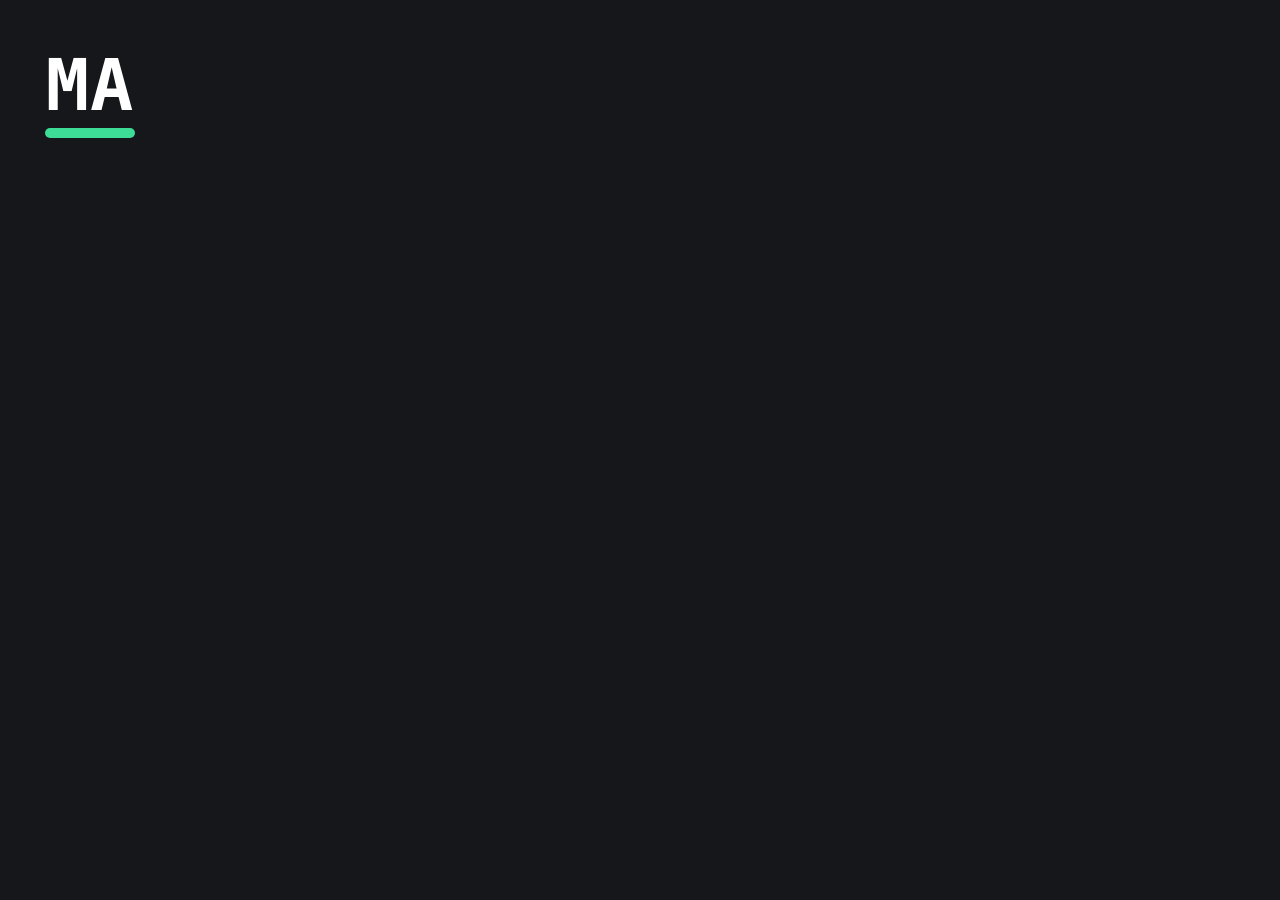
<file: tools/icon.html>
<!doctype html>
<html lang="en">
<head>
  <meta charset="utf-8">
  <title>Touch icon</title>
  <!-- Source for site/apple-touch-icon.png (180x180; iOS rounds the corners itself). Rebuild with: node tools/render.mjs -->
  <style>
    html, body { margin: 0; width: 180px; height: 180px; overflow: hidden; background: #15171b; }
    body { display: grid; place-items: center; }
    .t { margin-top: -10px; color: #fff; font: 700 72px "Cascadia Mono", Consolas, "SF Mono", Menlo, monospace; letter-spacing: 1px; }
    .u { position: absolute; left: 45px; top: 128px; width: 90px; height: 10px; border-radius: 5px; background: #3ddc97; }
  </style>
</head>
<body>
  <div class="t">MA</div>
  <div class="u"></div>
</body>
</html>
</file>
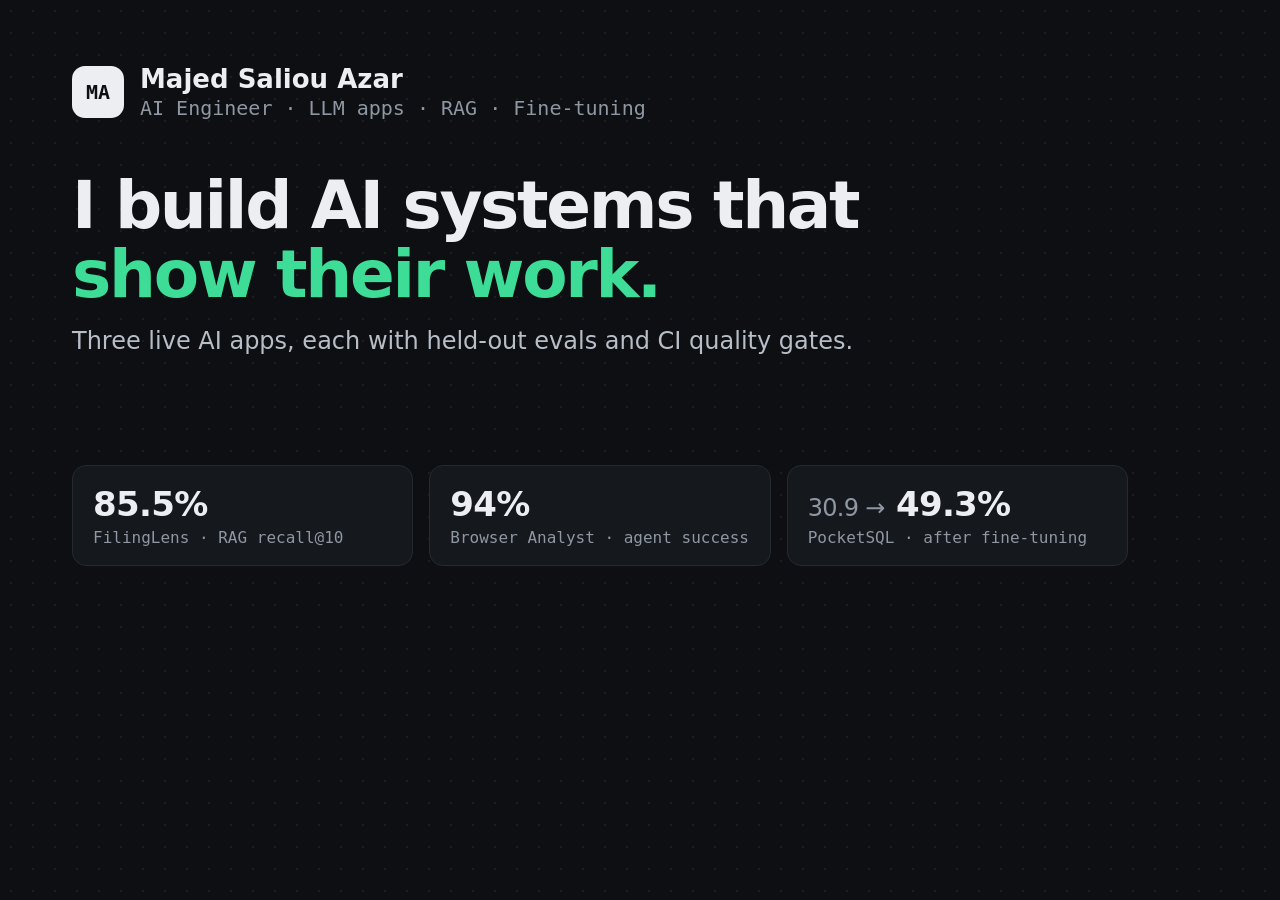
<file: tools/og.html>
<!doctype html>
<html lang="en">
<head>
  <meta charset="utf-8">
  <title>OG image</title>
  <!-- Source for site/og.png (1200x630 link-preview image). Rebuild with: node tools/render.mjs -->
  <style>
    html, body { margin: 0; width: 1200px; height: 630px; overflow: hidden; }
    body {
      box-sizing: border-box;
      padding: 64px 72px;
      display: flex;
      flex-direction: column;
      background:
        radial-gradient(rgb(255 255 255 / 0.06) 1px, transparent 1px) 0 0 / 22px 22px,
        #0d0f12;
      color: #eceef1;
      font-family: "Segoe UI", system-ui, -apple-system, Roboto, Arial, sans-serif;
    }
    .mono { font-family: "Cascadia Mono", Consolas, "SF Mono", Menlo, monospace; }
    .top { display: flex; align-items: center; gap: 16px; }
    .mark {
      display: grid; place-items: center;
      width: 52px; height: 52px; border-radius: 13px;
      background: #eceef1; color: #0d0f12;
      font-size: 20px; font-weight: 700;
    }
    .who { font-size: 26px; font-weight: 600; }
    .role { color: #8f97a3; font-size: 20px; margin-top: 2px; }
    h1 {
      margin: 52px 0 0;
      font-size: 66px; line-height: 1.04; letter-spacing: -0.035em; font-weight: 750;
    }
    h1 span { color: #3ddc97; }
    .sub { margin-top: 18px; color: #b8bec7; font-size: 24px; }
    .stats { display: flex; gap: 16px; margin-top: auto; }
    .stat {
      flex: 1;
      padding: 18px 20px;
      border: 1px solid #252a31; border-radius: 14px;
      background: #15181d;
    }
    .stat b { display: block; font-size: 34px; letter-spacing: -0.02em; }
    .stat b i { font-style: normal; color: #8f97a3; font-size: 24px; font-weight: 500; }
    .stat span { display: block; margin-top: 4px; color: #8f97a3; font-size: 16px; }
  </style>
</head>
<body>
  <div class="top">
    <div class="mark mono">MA</div>
    <div>
      <div class="who">Majed Saliou Azar</div>
      <div class="role mono">AI Engineer · LLM apps · RAG · Fine-tuning</div>
    </div>
  </div>
  <h1>I build AI systems that<br><span>show their work.</span></h1>
  <p class="sub">Three live AI apps, each with held-out evals and CI quality gates.</p>
  <div class="stats">
    <div class="stat"><b>85.5%</b><span class="mono">FilingLens · RAG recall@10</span></div>
    <div class="stat"><b>94%</b><span class="mono">Browser Analyst · agent success</span></div>
    <div class="stat"><b><i>30.9 →</i> 49.3%</b><span class="mono">PocketSQL · after fine-tuning</span></div>
  </div>
</body>
</html>
</file>
<file: site/styles.css>
/* ==========================================================================
   Tokens
   ========================================================================== */
:root {
  --bg: #f7f7f4;
  --bg-alt: #efefe9;
  --surface: #ffffff;
  --surface-2: #f4f4f0;
  --text: #15171b;
  --text-2: #434954;
  --muted: #5d6470;
  --border: #e1e1d9;
  --border-strong: #cdcdc3;
  --accent: #0b7a5b;
  --accent-hover: #086248;
  --accent-soft: #e0f1e9;
  --accent-ink: #ffffff;
  --accent-text: #0a6f53;
  /* Chart marks: one highlight, everything else de-emphasized (validated for contrast and CVD). */
  --viz-hl: #0b7a5b;
  --viz-base: #8d95a1;
  --shadow: 0 1px 2px rgb(20 20 10 / 0.04), 0 12px 32px -16px rgb(20 20 10 / 0.18);
  --grid-dot: rgb(20 20 10 / 0.07);

  --radius: 16px;
  --radius-sm: 10px;
  --font: system-ui, -apple-system, "Segoe UI", Roboto, "Helvetica Neue", Arial, sans-serif;
  --mono: ui-monospace, "SF Mono", "Cascadia Mono", "Segoe UI Mono", Menlo, Consolas, monospace;
  --gutter: 24px;

  color-scheme: light;
}

@media (prefers-color-scheme: dark) {
  :root:not([data-theme="light"]) {
    --bg: #0d0f12;
    --bg-alt: #111418;
    --surface: #15181d;
    --surface-2: #1b1f25;
    --text: #eceef1;
    --text-2: #b8bec7;
    --muted: #8f97a3;
    --border: #252a31;
    --border-strong: #343b45;
    --accent: #3ddc97;
    --accent-hover: #67e7ae;
    --accent-soft: rgb(61 220 151 / 0.12);
    --accent-ink: #05261a;
    --accent-text: #4fe2a2;
    --viz-hl: #23a871;
    --viz-base: #606a78;
    --shadow: 0 1px 2px rgb(0 0 0 / 0.3), 0 16px 40px -20px rgb(0 0 0 / 0.7);
    --grid-dot: rgb(255 255 255 / 0.06);
    color-scheme: dark;
  }
  :root:not([data-theme="light"]) .i-moon { display: none; }
  :root:not([data-theme="light"]) .i-sun { display: block; }
}

:root[data-theme="dark"] {
  --bg: #0d0f12;
  --bg-alt: #111418;
  --surface: #15181d;
  --surface-2: #1b1f25;
  --text: #eceef1;
  --text-2: #b8bec7;
  --muted: #8f97a3;
  --border: #252a31;
  --border-strong: #343b45;
  --accent: #3ddc97;
  --accent-hover: #67e7ae;
  --accent-soft: rgb(61 220 151 / 0.12);
  --accent-ink: #05261a;
  --accent-text: #4fe2a2;
  --viz-hl: #23a871;
  --viz-base: #606a78;
  --shadow: 0 1px 2px rgb(0 0 0 / 0.3), 0 16px 40px -20px rgb(0 0 0 / 0.7);
  --grid-dot: rgb(255 255 255 / 0.06);
  color-scheme: dark;
}
:root[data-theme="dark"] .i-moon { display: none; }
:root[data-theme="dark"] .i-sun { display: block; }

/* ==========================================================================
   Base
   ========================================================================== */
*, *::before, *::after { box-sizing: border-box; }

html {
  -webkit-text-size-adjust: 100%;
  scroll-behavior: smooth;
  scroll-padding-top: 80px;
}

body {
  margin: 0;
  background: var(--bg);
  color: var(--text);
  font-family: var(--font);
  font-size: 1.0625rem;
  line-height: 1.6;
  -webkit-font-smoothing: antialiased;
  text-rendering: optimizeLegibility;
  overflow-x: hidden;
}

h1, h2, h3, h4 { margin: 0; line-height: 1.15; text-wrap: balance; }
p { margin: 0; }
ul, ol { margin: 0; padding: 0; list-style: none; }
img { display: block; max-width: 100%; height: auto; }
a { color: inherit; }
strong { font-weight: 650; }

:focus-visible {
  outline: 2px solid var(--accent);
  outline-offset: 3px;
  border-radius: 6px;
}

.wrap {
  width: 100%;
  max-width: 1160px;
  margin-inline: auto;
  padding-inline: var(--gutter);
}

.sr-only {
  position: absolute !important;
  width: 1px; height: 1px;
  padding: 0; margin: -1px;
  overflow: hidden; clip: rect(0 0 0 0);
  white-space: nowrap; border: 0;
}

.skip {
  position: absolute;
  left: 16px; top: -48px;
  z-index: 100;
  padding: 8px 14px;
  background: var(--accent);
  color: var(--accent-ink);
  border-radius: 8px;
  font-weight: 600;
  text-decoration: none;
}
.skip:focus { top: 12px; }

svg { width: 18px; height: 18px; flex: none; fill: none; stroke: currentColor; stroke-width: 2; stroke-linecap: round; stroke-linejoin: round; }
svg.fill, svg .fill { fill: currentColor; stroke: none; }

/* ==========================================================================
   Buttons
   ========================================================================== */
.btn {
  display: inline-flex;
  align-items: center;
  justify-content: center;
  gap: 8px;
  padding: 10px 16px;
  border: 1px solid var(--border-strong);
  border-radius: 10px;
  background: var(--surface);
  color: var(--text);
  font: inherit;
  font-size: 0.95rem;
  font-weight: 600;
  line-height: 1.2;
  text-decoration: none;
  cursor: pointer;
  transition: background-color 0.15s, border-color 0.15s, color 0.15s, transform 0.15s;
}
.btn:hover { border-color: var(--text-2); }
.btn:active { transform: translateY(1px); }
.btn-primary {
  background: var(--accent);
  border-color: var(--accent);
  color: var(--accent-ink);
}
.btn-primary:hover { background: var(--accent-hover); border-color: var(--accent-hover); }
.btn-ghost { background: transparent; }
.btn-small { padding: 7px 12px; font-size: 0.875rem; border-radius: 9px; }
.btn-small svg { width: 16px; height: 16px; }
.btn-large { padding: 14px 22px; font-size: 1.05rem; border-radius: 12px; }

.icon-btn {
  display: inline-grid;
  place-items: center;
  width: 38px; height: 38px;
  border: 1px solid var(--border);
  border-radius: 10px;
  background: transparent;
  color: var(--text-2);
  cursor: pointer;
}
.icon-btn:hover { color: var(--text); border-color: var(--border-strong); }
.i-sun { display: none; }

/* ==========================================================================
   Nav
   ========================================================================== */
.nav {
  position: sticky;
  top: 0;
  z-index: 50;
  background: color-mix(in srgb, var(--bg) 82%, transparent);
  -webkit-backdrop-filter: saturate(1.4) blur(12px);
  backdrop-filter: saturate(1.4) blur(12px);
  border-bottom: 1px solid transparent;
  transition: border-color 0.2s;
}
.nav.is-scrolled { border-bottom-color: var(--border); }

.nav-inner {
  display: flex;
  align-items: center;
  gap: 24px;
  height: 64px;
}

.brand {
  display: inline-flex;
  align-items: center;
  gap: 10px;
  text-decoration: none;
  font-weight: 650;
  letter-spacing: -0.01em;
  white-space: nowrap;
}
.brand-mark {
  display: inline-grid;
  place-items: center;
  width: 32px; height: 32px;
  border-radius: 9px;
  background: var(--text);
  color: var(--bg);
  font-family: var(--mono);
  font-size: 0.8rem;
  font-weight: 700;
  letter-spacing: 0.02em;
}

.nav nav { margin-left: auto; }
.nav-links { display: flex; gap: 4px; }
.nav-links a {
  display: block;
  padding: 6px 12px;
  border-radius: 8px;
  color: var(--text-2);
  font-size: 0.925rem;
  font-weight: 500;
  text-decoration: none;
}
.nav-links a:hover { color: var(--text); background: var(--surface-2); }
.nav-links a.is-active { color: var(--text); background: var(--surface-2); }

.nav-actions { display: flex; align-items: center; gap: 10px; }

/* ==========================================================================
   Hero
   ========================================================================== */
.hero {
  position: relative;
  display: grid;
  grid-template-columns: minmax(0, 1.2fr) minmax(0, 1fr);
  gap: 56px;
  align-items: center;
  padding-top: 72px;
  padding-bottom: 96px;
}
.hero::before {
  /* faint dot grid, like engineering paper */
  content: "";
  position: absolute;
  inset: 0 calc(var(--gutter) * -1);
  z-index: -1;
  background-image: radial-gradient(var(--grid-dot) 1px, transparent 1px);
  background-size: 22px 22px;
  -webkit-mask-image: radial-gradient(ellipse 70% 70% at 70% 40%, #000 30%, transparent 75%);
  mask-image: radial-gradient(ellipse 70% 70% at 70% 40%, #000 30%, transparent 75%);
  pointer-events: none;
}

.status {
  display: inline-flex;
  align-items: center;
  gap: 10px;
  padding: 6px 14px 6px 12px;
  border: 1px solid var(--border);
  border-radius: 999px;
  background: var(--surface);
  color: var(--text-2);
  font-size: 0.875rem;
  font-weight: 500;
}
.pulse {
  position: relative;
  width: 8px; height: 8px;
  border-radius: 50%;
  background: var(--accent);
}
.pulse::after {
  content: "";
  position: absolute;
  inset: -4px;
  border-radius: 50%;
  border: 2px solid var(--accent);
  opacity: 0;
  animation: pulse 2.4s ease-out infinite;
}
@keyframes pulse {
  0% { transform: scale(0.5); opacity: 0.7; }
  100% { transform: scale(1.4); opacity: 0; }
}

.kicker {
  margin-top: 28px;
  color: var(--muted);
  font-family: var(--mono);
  font-size: 0.9rem;
  letter-spacing: 0.02em;
}

.hero h1 {
  margin-top: 12px;
  font-size: clamp(2.5rem, 1.3rem + 4.2vw, 4.1rem);
  font-weight: 750;
  line-height: 1.04;
  letter-spacing: -0.035em;
}
.hero h1 .hl { color: var(--accent-text); }

.lede {
  margin-top: 22px;
  max-width: 40rem;
  color: var(--text-2);
  font-size: 1.15rem;
  line-height: 1.6;
}

.cta {
  display: flex;
  flex-wrap: wrap;
  gap: 10px;
  margin-top: 32px;
}

.facts {
  display: grid;
  grid-template-columns: repeat(4, minmax(0, 1fr));
  gap: 20px;
  margin-top: 44px;
  padding-top: 24px;
  border-top: 1px solid var(--border);
}
.facts li { display: flex; flex-direction: column; gap: 2px; }
.facts strong { font-size: 1.15rem; font-weight: 700; letter-spacing: -0.01em; }
.facts span { color: var(--muted); font-size: 0.85rem; line-height: 1.35; }

/* Eval report card */
.report {
  border: 1px solid var(--border);
  border-radius: var(--radius);
  background: var(--surface);
  box-shadow: var(--shadow);
  font-family: var(--mono);
  font-size: 0.85rem;
  overflow: hidden;
}
.report-head {
  display: flex;
  align-items: center;
  gap: 12px;
  padding: 12px 16px;
  border-bottom: 1px solid var(--border);
  background: var(--surface-2);
}
.report-dots, .shot-bar { display: inline-flex; gap: 6px; }
.report-dots i, .shot-bar i {
  width: 10px; height: 10px;
  border-radius: 50%;
  background: var(--border-strong);
}
.report-file { color: var(--text); font-weight: 600; white-space: nowrap; }
.report-tag {
  margin-left: auto;
  padding: 2px 8px;
  border-radius: 999px;
  background: var(--accent-soft);
  color: var(--accent-text);
  font-size: 0.72rem;
  white-space: nowrap;
}
.report-table {
  width: 100%;
  border-collapse: collapse;
}
.report-table thead th {
  padding: 12px 16px 6px;
  color: var(--muted);
  font-size: 0.7rem;
  font-weight: 500;
  letter-spacing: 0.08em;
  text-align: left;
  text-transform: uppercase;
}
.report-table thead th:last-child { text-align: right; }
.report-table tbody th,
.report-table tbody td {
  padding: 11px 16px;
  border-top: 1px solid var(--border);
  text-align: left;
  vertical-align: baseline;
}
.report-table tbody th { font-weight: 600; white-space: nowrap; }
.report-table tbody th a { text-decoration: none; }
.report-table tbody th a:hover { color: var(--accent-text); text-decoration: underline; }
.report-table tbody td { color: var(--text-2); }
.report-table .num {
  color: var(--text);
  font-size: 0.95rem;
  font-weight: 700;
  font-variant-numeric: tabular-nums;
  text-align: right;
  white-space: nowrap;
}
.from { color: var(--muted); font-weight: 500; }
.report-foot {
  padding: 12px 16px;
  border-top: 1px solid var(--border);
  background: var(--surface-2);
  color: var(--text-2);
  font-size: 0.78rem;
}
.ok { color: var(--accent-text); font-weight: 700; margin-right: 4px; }

/* ==========================================================================
   Sections
   ========================================================================== */
.section { padding: 104px 0; }
.section-alt { background: var(--bg-alt); }

.section-head { max-width: 46rem; margin-bottom: 48px; }
.eyebrow {
  color: var(--accent-text);
  font-family: var(--mono);
  font-size: 0.8rem;
  font-weight: 600;
  letter-spacing: 0.1em;
  text-transform: uppercase;
}
.section-head h2, .contact h2 {
  margin-top: 12px;
  font-size: clamp(1.85rem, 1.2rem + 2.2vw, 2.6rem);
  font-weight: 720;
  letter-spacing: -0.028em;
}
.section-lede {
  margin-top: 16px;
  color: var(--text-2);
  font-size: 1.1rem;
}

/* ==========================================================================
   Projects
   ========================================================================== */
.project {
  padding: 32px;
  border: 1px solid var(--border);
  border-radius: calc(var(--radius) + 4px);
  background: var(--surface);
  box-shadow: var(--shadow);
}
.project + .project { margin-top: 40px; }

.project-top {
  display: grid;
  grid-template-columns: minmax(0, 1.08fr) minmax(0, 1fr);
  gap: 40px;
  align-items: start;
}

.shot {
  display: block;
  border: 1px solid var(--border);
  border-radius: 12px;
  overflow: hidden;
  background: var(--surface-2);
  text-decoration: none;
  transition: transform 0.25s ease, box-shadow 0.25s ease, border-color 0.25s;
}
.shot:hover { transform: translateY(-3px); box-shadow: var(--shadow); border-color: var(--border-strong); }
.shot-bar {
  display: flex;
  align-items: center;
  gap: 6px;
  padding: 10px 12px;
  border-bottom: 1px solid var(--border);
}
.shot-url {
  flex: 1;
  min-width: 0;
  margin-left: 10px;
  padding: 3px 10px;
  border-radius: 6px;
  background: var(--surface);
  color: var(--muted);
  font-family: var(--mono);
  font-size: 0.74rem;
  white-space: nowrap;
  overflow: hidden;
  text-overflow: ellipsis;
}
.shot img {
  width: 100%;
  aspect-ratio: 16 / 10;
  object-fit: cover;
  object-position: top left;
  background: #fff;
}

.tag {
  display: flex;
  align-items: center;
  gap: 10px;
  color: var(--muted);
  font-family: var(--mono);
  font-size: 0.8rem;
  letter-spacing: 0.04em;
  text-transform: uppercase;
}
.tag span {
  padding: 2px 7px;
  border-radius: 6px;
  background: var(--accent-soft);
  color: var(--accent-text);
  font-weight: 700;
}
.project h3 {
  margin-top: 12px;
  font-size: clamp(1.7rem, 1.3rem + 1.2vw, 2.1rem);
  font-weight: 740;
  letter-spacing: -0.025em;
}
.pitch {
  margin-top: 12px;
  color: var(--text-2);
  font-size: 1.05rem;
}

.metrics {
  display: grid;
  grid-template-columns: repeat(3, minmax(0, 1fr));
  gap: 12px;
  margin: 24px 0 0;
}
.metrics > div {
  padding: 14px 14px 12px;
  border: 1px solid var(--border);
  border-radius: var(--radius-sm);
  background: var(--surface-2);
}
.metrics dt {
  color: var(--muted);
  font-family: var(--mono);
  font-size: 0.7rem;
  letter-spacing: 0.06em;
  text-transform: uppercase;
}
.metrics dd {
  margin: 4px 0 2px;
  font-size: 1.55rem;
  font-weight: 730;
  letter-spacing: -0.02em;
  line-height: 1.2;
  white-space: nowrap;
}
.metrics dd .from { font-size: 1.05rem; margin-right: 2px; }
.metrics p { color: var(--muted); font-size: 0.8rem; line-height: 1.35; }

.links {
  display: flex;
  flex-wrap: wrap;
  gap: 8px;
  margin-top: 22px;
}

.project-body {
  display: grid;
  grid-template-columns: minmax(0, 1.08fr) minmax(0, 1fr);
  gap: 40px;
  margin-top: 32px;
  padding-top: 32px;
  border-top: 1px solid var(--border);
}
.project-body h4 {
  margin-bottom: 14px;
  color: var(--muted);
  font-family: var(--mono);
  font-size: 0.78rem;
  font-weight: 600;
  letter-spacing: 0.08em;
  text-transform: uppercase;
}

.checks li {
  position: relative;
  padding-left: 28px;
  color: var(--text-2);
  font-size: 0.98rem;
}
.checks li + li { margin-top: 12px; }
.checks li strong { color: var(--text); }
.checks li::before {
  content: "";
  position: absolute;
  left: 3px; top: 0.5em;
  width: 11px; height: 6px;
  border-left: 2px solid var(--accent);
  border-bottom: 2px solid var(--accent);
  transform: rotate(-45deg);
}

.stack {
  display: flex;
  flex-wrap: wrap;
  gap: 6px;
}
.built .stack { margin-top: 22px; }
.stack li {
  padding: 4px 10px;
  border: 1px solid var(--border);
  border-radius: 999px;
  background: var(--surface-2);
  color: var(--text-2);
  font-family: var(--mono);
  font-size: 0.78rem;
  line-height: 1.5;
}

/* Bar charts: semantic tables, so the table view is the chart. */
.chart {
  margin: 0;
  padding: 20px 20px 14px;
  border: 1px solid var(--border);
  border-radius: var(--radius-sm);
  background: var(--surface-2);
}
.chart figcaption { margin-bottom: 10px; }
.chart figcaption strong { display: block; font-size: 1rem; }
.chart figcaption span { display: block; margin-top: 2px; color: var(--muted); font-size: 0.85rem; }
.chart table {
  width: 100%;
  border-collapse: separate;
  border-spacing: 0 5px;
  table-layout: fixed;
}
.chart tbody th {
  width: 46%;
  padding-right: 12px;
  color: var(--text-2);
  font-size: 0.86rem;
  font-weight: 500;
  line-height: 1.3;
  text-align: left;
  vertical-align: middle;
}
.chart tbody td {
  white-space: nowrap;
  vertical-align: middle;
}
.chart tbody tr.group th {
  width: auto;
  padding-top: 10px;
  color: var(--muted);
  font-family: var(--mono);
  font-size: 0.72rem;
  letter-spacing: 0.06em;
  text-transform: uppercase;
}
.chart tbody tr.group:first-child th { padding-top: 2px; }
.chart .bar {
  display: inline-block;
  vertical-align: middle;
  width: calc((100% - 3.9rem) * var(--v) / 100);
  height: 12px;
  border-radius: 0 4px 4px 0;
  background: var(--viz-base);
  transform-origin: left center;
  transition: transform 0.9s cubic-bezier(0.2, 0.7, 0.2, 1);
}
.chart .val {
  display: inline-block;
  vertical-align: middle;
  margin-left: 8px;
  color: var(--text-2);
  font-family: var(--mono);
  font-size: 0.82rem;
  font-variant-numeric: tabular-nums;
}
.chart tr.is-hl th { color: var(--text); font-weight: 650; }
.chart tr.is-hl .bar { background: var(--viz-hl); }
.chart tr.is-hl .val { color: var(--text); font-weight: 700; }
.chart th em {
  display: inline-block;
  margin-left: 6px;
  padding: 0 6px;
  border-radius: 5px;
  background: var(--accent-soft);
  color: var(--accent-text);
  font-family: var(--mono);
  font-size: 0.66rem;
  font-style: normal;
  font-weight: 600;
  letter-spacing: 0.05em;
  line-height: 1.6;
  text-transform: uppercase;
  vertical-align: 1px;
}
html.js .chart:not(.is-in) .bar { transform: scaleX(0); }

.lesson {
  margin-top: 16px;
  padding: 14px 16px;
  border-left: 3px solid var(--border-strong);
  border-radius: 0 8px 8px 0;
  background: var(--surface-2);
  color: var(--text-2);
  font-size: 0.92rem;
}
.lesson strong { color: var(--text); }

/* ==========================================================================
   Approach
   ========================================================================== */
.principles {
  display: grid;
  grid-template-columns: repeat(3, minmax(0, 1fr));
  gap: 16px;
  counter-reset: p;
}
.principles li {
  padding: 24px;
  border: 1px solid var(--border);
  border-radius: var(--radius);
  background: var(--surface);
  counter-increment: p;
}
.principles li::before {
  content: counter(p, decimal-leading-zero);
  display: block;
  margin-bottom: 14px;
  color: var(--accent-text);
  font-family: var(--mono);
  font-size: 0.8rem;
  font-weight: 700;
}
.principles h3 { font-size: 1.1rem; font-weight: 680; letter-spacing: -0.01em; }
.principles p { margin-top: 8px; color: var(--text-2); font-size: 0.95rem; }

/* ==========================================================================
   Experience
   ========================================================================== */
.exp {
  display: grid;
  grid-template-columns: minmax(0, 1.5fr) minmax(0, 1fr);
  gap: 20px;
}
.job, .carry, .card, .skill-group {
  padding: 28px;
  border: 1px solid var(--border);
  border-radius: var(--radius);
  background: var(--surface);
}
.job-head {
  display: flex;
  flex-wrap: wrap;
  align-items: baseline;
  justify-content: space-between;
  gap: 8px 20px;
  margin-bottom: 20px;
}
.job h3 { font-size: 1.35rem; font-weight: 720; letter-spacing: -0.015em; }
.org { margin-top: 4px; color: var(--text-2); }
.when {
  color: var(--muted);
  font-family: var(--mono);
  font-size: 0.85rem;
  white-space: nowrap;
}
.carry {
  background: var(--accent-soft);
  border-color: transparent;
}
.carry h3 { font-size: 1.05rem; font-weight: 680; }
.carry p { margin-top: 10px; color: var(--text-2); font-size: 0.95rem; }

.cards {
  display: grid;
  grid-template-columns: repeat(3, minmax(0, 1fr));
  gap: 20px;
  margin-top: 20px;
}
.card-label {
  color: var(--muted);
  font-family: var(--mono);
  font-size: 0.72rem;
  letter-spacing: 0.08em;
  text-transform: uppercase;
}
.card h3 { margin-top: 10px; font-size: 1.1rem; font-weight: 680; }
.card p:last-child { margin-top: 6px; color: var(--text-2); font-size: 0.95rem; }

/* ==========================================================================
   Skills
   ========================================================================== */
.skills {
  display: grid;
  grid-template-columns: 1.4fr 0.8fr 1.4fr;
  gap: 20px;
}
.skill-group h3 { margin-bottom: 16px; font-size: 1.05rem; font-weight: 680; }

/* ==========================================================================
   Contact
   ========================================================================== */
.contact { text-align: center; }
.contact-inner { max-width: 760px; }
.contact .section-lede { margin-inline: auto; max-width: 36rem; }
.email-row {
  display: flex;
  flex-wrap: wrap;
  justify-content: center;
  gap: 12px;
  margin-top: 32px;
}
.copy-status {
  min-height: 1.5em;
  margin-top: 10px;
  color: var(--accent-text);
  font-size: 0.9rem;
  font-weight: 600;
}
.social {
  display: flex;
  flex-wrap: wrap;
  justify-content: center;
  gap: 8px 24px;
  margin-top: 16px;
}
.social a {
  display: inline-flex;
  align-items: center;
  gap: 8px;
  color: var(--text-2);
  font-weight: 500;
  text-decoration: none;
}
.social a:hover { color: var(--text); text-decoration: underline; text-underline-offset: 3px; }

/* ==========================================================================
   Footer
   ========================================================================== */
.footer {
  padding: 28px 0 40px;
  border-top: 1px solid var(--border);
  color: var(--muted);
  font-size: 0.875rem;
}
.footer-inner {
  display: flex;
  flex-wrap: wrap;
  justify-content: space-between;
  gap: 8px 24px;
}
.footer a { color: var(--text-2); }

/* ==========================================================================
   Responsive
   ========================================================================== */
@media (max-width: 1020px) {
  .hero { grid-template-columns: 1fr; gap: 48px; padding-top: 48px; }
  .report { max-width: 560px; }
  .project-top, .project-body { grid-template-columns: 1fr; gap: 28px; }
  .principles { grid-template-columns: repeat(2, minmax(0, 1fr)); }
  .exp { grid-template-columns: 1fr; }
  .skills { grid-template-columns: 1fr 1fr; }
  .skills .skill-group:first-child { grid-column: 1 / -1; }
}

@media (max-width: 860px) {
  .nav nav { display: none; }
  .nav-actions { margin-left: auto; }
}

@media (max-width: 720px) {
  :root { --gutter: 16px; }
  body { font-size: 1rem; }
  .section { padding: 72px 0; }
  .hero { padding-top: 36px; padding-bottom: 72px; }
  .facts { grid-template-columns: repeat(2, minmax(0, 1fr)); }
  .project { padding: 18px; border-radius: var(--radius); }
  .metrics { grid-template-columns: 1fr; gap: 0; border: 1px solid var(--border); border-radius: var(--radius-sm); background: var(--surface-2); }
  .metrics > div { display: grid; grid-template-columns: minmax(0, 1fr) auto; column-gap: 12px; align-items: center; padding: 10px 14px; border: 0; border-radius: 0; background: none; }
  .metrics > div + div { border-top: 1px solid var(--border); }
  .metrics dd { grid-column: 2; grid-row: 1 / span 2; margin: 0; font-size: 1.3rem; }
  .metrics dt, .metrics p { grid-column: 1; }
  .report-dots { display: none; }
  .report-head { padding: 10px 14px; }
  .principles, .cards, .skills { grid-template-columns: 1fr; }
  .job, .carry, .card, .skill-group, .principles li { padding: 20px; }
  .chart { padding: 16px 14px 10px; }
  .chart tbody th { width: 50%; }
  .report-table thead { position: absolute; width: 1px; height: 1px; overflow: hidden; clip: rect(0 0 0 0); }
  .report-table tbody tr {
    display: grid;
    grid-template-columns: minmax(0, 1fr) auto;
    column-gap: 12px;
    padding: 10px 14px;
    border-top: 1px solid var(--border);
  }
  .report-table tbody tr:first-child { border-top: 0; }
  .report-table tbody th, .report-table tbody td { padding: 0; border-top: 0; }
  .report-table tbody th { grid-column: 1; font-size: 0.75rem; }
  .report-table tbody td:not(.num) { grid-column: 1; }
  .report-table .num { grid-column: 2; grid-row: 1 / span 2; align-self: center; }
  .brand-name { display: none; }
}

@media (max-width: 400px) {
  .cta .btn { flex: 1 1 100%; }
  .email-row .btn { flex: 1 1 100%; }
}

@media (prefers-reduced-motion: reduce) {
  html { scroll-behavior: auto; }
  *, *::before, *::after { animation: none !important; transition: none !important; }
  html.js .chart:not(.is-in) .bar { transform: none; }
}

@media print {
  .nav, .skip, .cta, .links, .email-row, .copy-status, .icon-btn { display: none !important; }
  body { background: #fff; color: #000; }
  .section { padding: 32px 0; }
  .project, .principles li, .job, .carry, .card, .skill-group { box-shadow: none; break-inside: avoid; }
  html.js .chart:not(.is-in) .bar { transform: none; }
}
</file>
